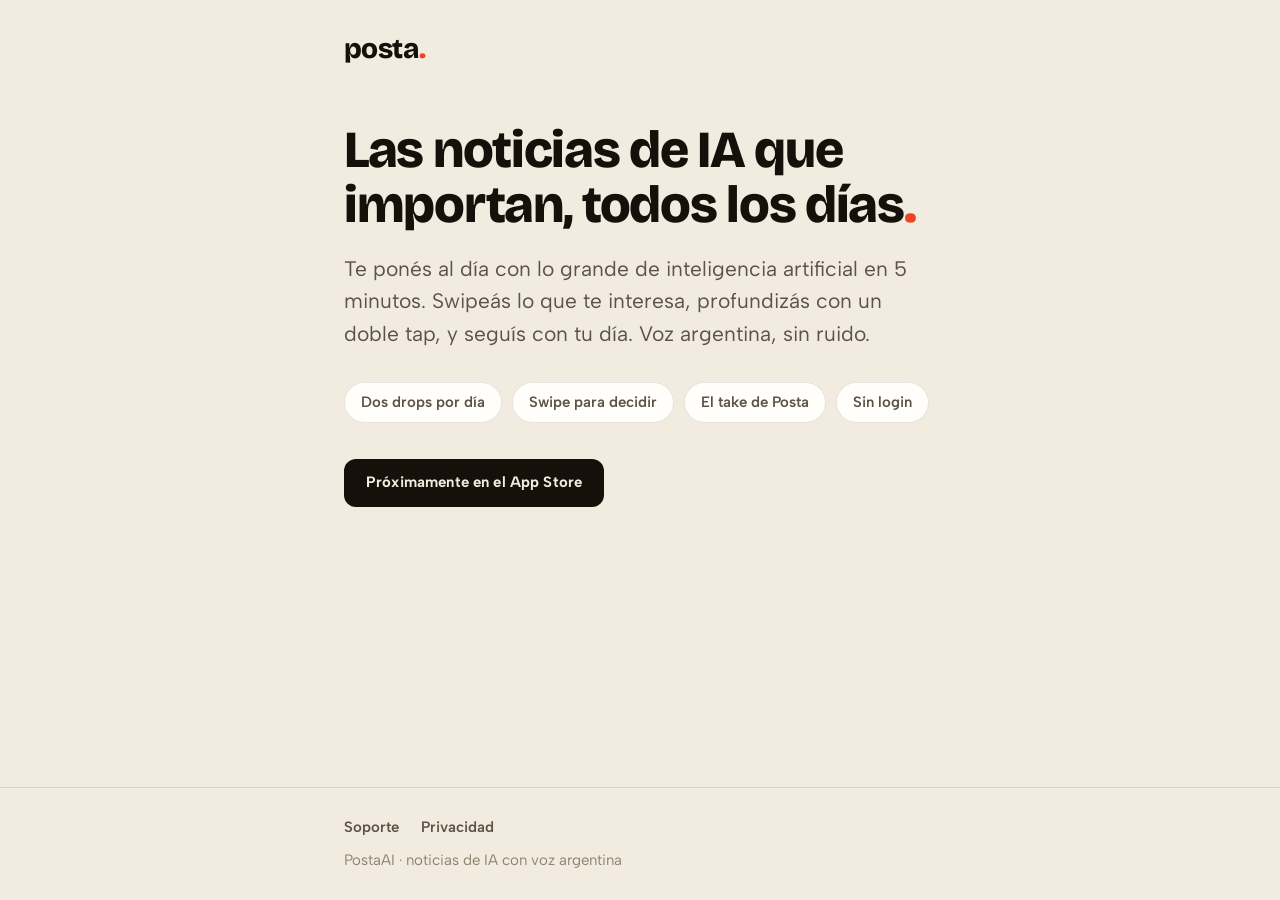
<file: index.html>
<!DOCTYPE html>
<html lang="es-AR">
<head>
  <meta charset="UTF-8">
  <meta name="viewport" content="width=device-width, initial-scale=1">
  <title>PostaAI — Noticias de IA con onda</title>
  <meta name="description" content="Las noticias de inteligencia artificial que importan, todos los días, en 5 minutos y con voz argentina. Swipeás lo que te interesa y listo.">
  <meta property="og:title" content="PostaAI — Noticias de IA con onda">
  <meta property="og:description" content="Te ponés al día con lo importante de IA en 5 minutos. Voz argentina, sin ruido.">
  <meta property="og:type" content="website">
  <link rel="icon" type="image/png" href="/icon.png">
  <link rel="apple-touch-icon" href="/icon.png">
  <link rel="preconnect" href="https://fonts.googleapis.com">
  <link rel="preconnect" href="https://fonts.gstatic.com" crossorigin>
  <link href="https://fonts.googleapis.com/css2?family=Albert+Sans:wght@400;500;600;700&family=Bricolage+Grotesque:wght@700;800&display=swap" rel="stylesheet">
  <link rel="stylesheet" href="/style.css">
</head>
<body>
  <header>
    <div class="wrap">
      <a class="brand" href="/"><span class="mark">posta</span><span class="mark dot">.</span></a>
    </div>
  </header>

  <main>
    <div class="wrap">
      <h1>Las noticias de IA que importan, todos los días<span class="dot">.</span></h1>
      <p class="lead">Te ponés al día con lo grande de inteligencia artificial en 5 minutos. Swipeás lo que te interesa, profundizás con un doble tap, y seguís con tu día. Voz argentina, sin ruido.</p>

      <div class="pills">
        <span class="pill">Dos drops por día</span>
        <span class="pill">Swipe para decidir</span>
        <span class="pill">El take de Posta</span>
        <span class="pill">Sin login</span>
      </div>

      <span class="soon">Próximamente en el App Store</span>
    </div>
  </main>

  <footer>
    <div class="wrap">
      <div class="links">
        <a href="/support">Soporte</a>
        <a href="/privacy">Privacidad</a>
      </div>
      PostaAI · noticias de IA con voz argentina
    </div>
  </footer>
</body>
</html>
</file>
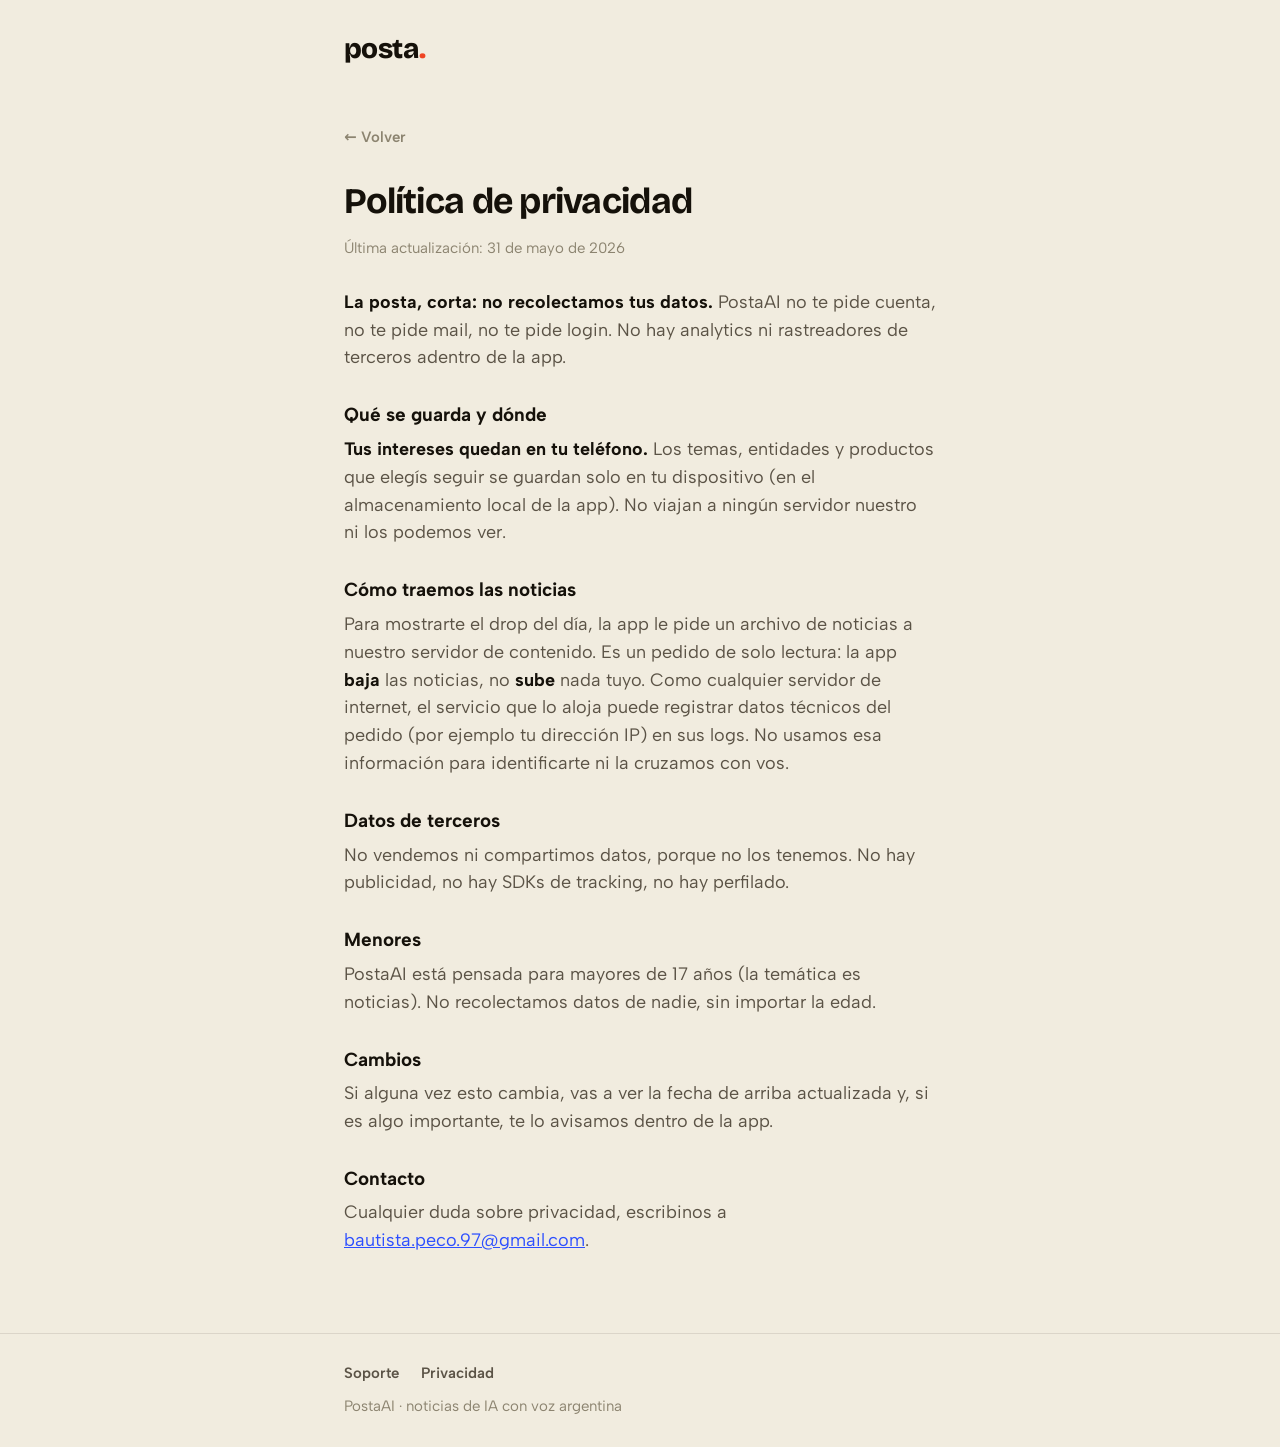
<file: privacy.html>
<!DOCTYPE html>
<html lang="es-AR">
<head>
  <meta charset="UTF-8">
  <meta name="viewport" content="width=device-width, initial-scale=1">
  <title>Privacidad — PostaAI</title>
  <meta name="description" content="PostaAI no recolecta tus datos. Acá te explicamos cómo funciona.">
  <link rel="icon" type="image/png" href="/icon.png">
  <link rel="preconnect" href="https://fonts.googleapis.com">
  <link rel="preconnect" href="https://fonts.gstatic.com" crossorigin>
  <link href="https://fonts.googleapis.com/css2?family=Albert+Sans:wght@400;500;600;700&family=Bricolage+Grotesque:wght@700;800&display=swap" rel="stylesheet">
  <link rel="stylesheet" href="/style.css">
</head>
<body>
  <header>
    <div class="wrap">
      <a class="brand" href="/"><span class="mark">posta</span><span class="mark dot">.</span></a>
    </div>
  </header>

  <main>
    <div class="wrap">
      <a class="back" href="/">← Volver</a>
      <h2>Política de privacidad</h2>
      <p class="sub">Última actualización: 31 de mayo de 2026</p>

      <div class="prose">
        <p><strong>La posta, corta: no recolectamos tus datos.</strong> PostaAI no te pide cuenta, no te pide mail, no te pide login. No hay analytics ni rastreadores de terceros adentro de la app.</p>

        <h3>Qué se guarda y dónde</h3>
        <p><strong>Tus intereses quedan en tu teléfono.</strong> Los temas, entidades y productos que elegís seguir se guardan solo en tu dispositivo (en el almacenamiento local de la app). No viajan a ningún servidor nuestro ni los podemos ver.</p>

        <h3>Cómo traemos las noticias</h3>
        <p>Para mostrarte el drop del día, la app le pide un archivo de noticias a nuestro servidor de contenido. Es un pedido de solo lectura: la app <strong>baja</strong> las noticias, no <strong>sube</strong> nada tuyo. Como cualquier servidor de internet, el servicio que lo aloja puede registrar datos técnicos del pedido (por ejemplo tu dirección IP) en sus logs. No usamos esa información para identificarte ni la cruzamos con vos.</p>

        <h3>Datos de terceros</h3>
        <p>No vendemos ni compartimos datos, porque no los tenemos. No hay publicidad, no hay SDKs de tracking, no hay perfilado.</p>

        <h3>Menores</h3>
        <p>PostaAI está pensada para mayores de 17 años (la temática es noticias). No recolectamos datos de nadie, sin importar la edad.</p>

        <h3>Cambios</h3>
        <p>Si alguna vez esto cambia, vas a ver la fecha de arriba actualizada y, si es algo importante, te lo avisamos dentro de la app.</p>

        <h3>Contacto</h3>
        <p>Cualquier duda sobre privacidad, escribinos a <a href="mailto:bautista.peco.97@gmail.com?subject=Privacidad%20PostaAI">bautista.peco.97@gmail.com</a>.</p>
      </div>
    </div>
  </main>

  <footer>
    <div class="wrap">
      <div class="links">
        <a href="/support">Soporte</a>
        <a href="/privacy">Privacidad</a>
      </div>
      PostaAI · noticias de IA con voz argentina
    </div>
  </footer>
</body>
</html>
</file>
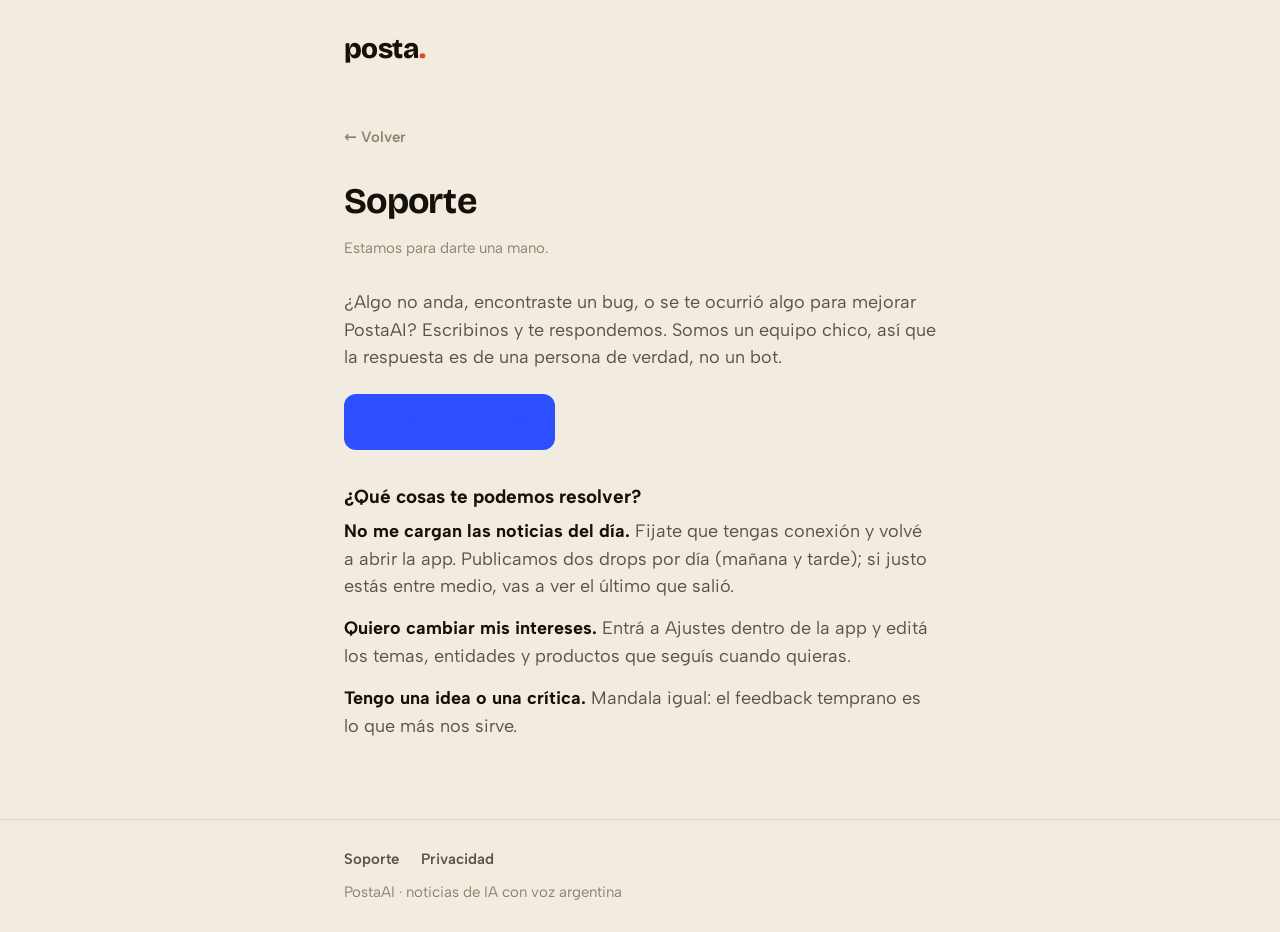
<file: support.html>
<!DOCTYPE html>
<html lang="es-AR">
<head>
  <meta charset="UTF-8">
  <meta name="viewport" content="width=device-width, initial-scale=1">
  <title>Soporte — PostaAI</title>
  <meta name="description" content="¿Necesitás una mano con PostaAI? Escribinos.">
  <link rel="icon" type="image/png" href="/icon.png">
  <link rel="preconnect" href="https://fonts.googleapis.com">
  <link rel="preconnect" href="https://fonts.gstatic.com" crossorigin>
  <link href="https://fonts.googleapis.com/css2?family=Albert+Sans:wght@400;500;600;700&family=Bricolage+Grotesque:wght@700;800&display=swap" rel="stylesheet">
  <link rel="stylesheet" href="/style.css">
</head>
<body>
  <header>
    <div class="wrap">
      <a class="brand" href="/"><span class="mark">posta</span><span class="mark dot">.</span></a>
    </div>
  </header>

  <main>
    <div class="wrap">
      <a class="back" href="/">← Volver</a>
      <h2>Soporte</h2>
      <p class="sub">Estamos para darte una mano.</p>

      <div class="prose">
        <p>¿Algo no anda, encontraste un bug, o se te ocurrió algo para mejorar PostaAI? Escribinos y te respondemos. Somos un equipo chico, así que la respuesta es de una persona de verdad, no un bot.</p>

        <a class="mail" href="mailto:bautista.peco.97@gmail.com?subject=Soporte%20PostaAI">Escribinos por mail</a>

        <h3>¿Qué cosas te podemos resolver?</h3>
        <p><strong>No me cargan las noticias del día.</strong> Fijate que tengas conexión y volvé a abrir la app. Publicamos dos drops por día (mañana y tarde); si justo estás entre medio, vas a ver el último que salió.</p>
        <p><strong>Quiero cambiar mis intereses.</strong> Entrá a Ajustes dentro de la app y editá los temas, entidades y productos que seguís cuando quieras.</p>
        <p><strong>Tengo una idea o una crítica.</strong> Mandala igual: el feedback temprano es lo que más nos sirve.</p>
      </div>
    </div>
  </main>

  <footer>
    <div class="wrap">
      <div class="links">
        <a href="/support">Soporte</a>
        <a href="/privacy">Privacidad</a>
      </div>
      PostaAI · noticias de IA con voz argentina
    </div>
  </footer>
</body>
</html>
</file>
<file: style.css>
/* PostaAI — landing. Paleta y fuentes espejadas del ícono / Theme.swift de la app. */

:root {
  --paper:     #F1ECDF;
  --paper-deep: #E8E2D2;
  --surface:   #FFFEFA;
  --ink:       #15110A;
  --ink-soft:  #5B5346;
  --ink-mute:  #8C8470;
  --brand:     #2D4FFF;
  --red:       #EF4423;
  --hl:        #FFD23F;
  --rule:      rgba(21, 17, 10, 0.10);
  --maxw:      640px;
}

* { box-sizing: border-box; margin: 0; padding: 0; }

html { -webkit-text-size-adjust: 100%; }

body {
  font-family: "Albert Sans", system-ui, -apple-system, sans-serif;
  background: var(--paper);
  color: var(--ink);
  line-height: 1.55;
  font-size: 18px;
  min-height: 100vh;
  display: flex;
  flex-direction: column;
}

.wrap {
  width: 100%;
  max-width: var(--maxw);
  margin: 0 auto;
  padding: 0 24px;
}

/* Header */
header {
  padding: 28px 0;
}
.brand {
  display: inline-flex;
  align-items: baseline;
  gap: 1px;
  text-decoration: none;
  color: var(--ink);
}
.brand .mark {
  font-family: "Bricolage Grotesque", sans-serif;
  font-weight: 800;
  font-size: 28px;
  letter-spacing: -0.02em;
}
.brand .dot { color: var(--red); }

/* Hero */
main { flex: 1; padding: 24px 0 64px; }

h1 {
  font-family: "Bricolage Grotesque", sans-serif;
  font-weight: 800;
  font-size: clamp(34px, 7vw, 52px);
  line-height: 1.05;
  letter-spacing: -0.025em;
  margin-bottom: 20px;
}
h1 .dot { color: var(--red); }

.lead {
  font-size: clamp(18px, 2.5vw, 21px);
  color: var(--ink-soft);
  max-width: 30em;
  margin-bottom: 32px;
}

.pills { display: flex; flex-wrap: wrap; gap: 10px; margin-bottom: 36px; }
.pill {
  background: var(--surface);
  border: 1px solid var(--rule);
  border-radius: 999px;
  padding: 8px 16px;
  font-size: 15px;
  font-weight: 600;
  color: var(--ink-soft);
}

.soon {
  display: inline-block;
  background: var(--ink);
  color: var(--paper);
  font-weight: 700;
  font-size: 15px;
  padding: 12px 22px;
  border-radius: 12px;
  letter-spacing: 0.01em;
}

/* Secciones de texto (support / privacy) */
h2 {
  font-family: "Bricolage Grotesque", sans-serif;
  font-weight: 700;
  font-size: clamp(26px, 5vw, 36px);
  letter-spacing: -0.02em;
  margin-bottom: 8px;
}
.sub { color: var(--ink-mute); font-size: 15px; margin-bottom: 28px; }
.prose h3 {
  font-family: "Albert Sans", sans-serif;
  font-weight: 700;
  font-size: 19px;
  margin: 28px 0 6px;
}
.prose p { margin-bottom: 14px; color: var(--ink-soft); }
.prose strong { color: var(--ink); }
.prose a { color: var(--brand); }

.mail {
  display: inline-block;
  background: var(--brand);
  color: #fff;
  text-decoration: none;
  font-weight: 700;
  padding: 14px 24px;
  border-radius: 12px;
  margin: 8px 0 4px;
}

/* Footer */
footer {
  border-top: 1px solid var(--rule);
  padding: 28px 0;
  font-size: 15px;
  color: var(--ink-mute);
}
footer .links { display: flex; gap: 22px; flex-wrap: wrap; margin-bottom: 10px; }
footer a { color: var(--ink-soft); text-decoration: none; font-weight: 600; }
footer a:hover { color: var(--ink); }
.back { display: inline-block; margin-bottom: 24px; color: var(--ink-mute); text-decoration: none; font-weight: 600; font-size: 15px; }
.back:hover { color: var(--ink); }
</file>
